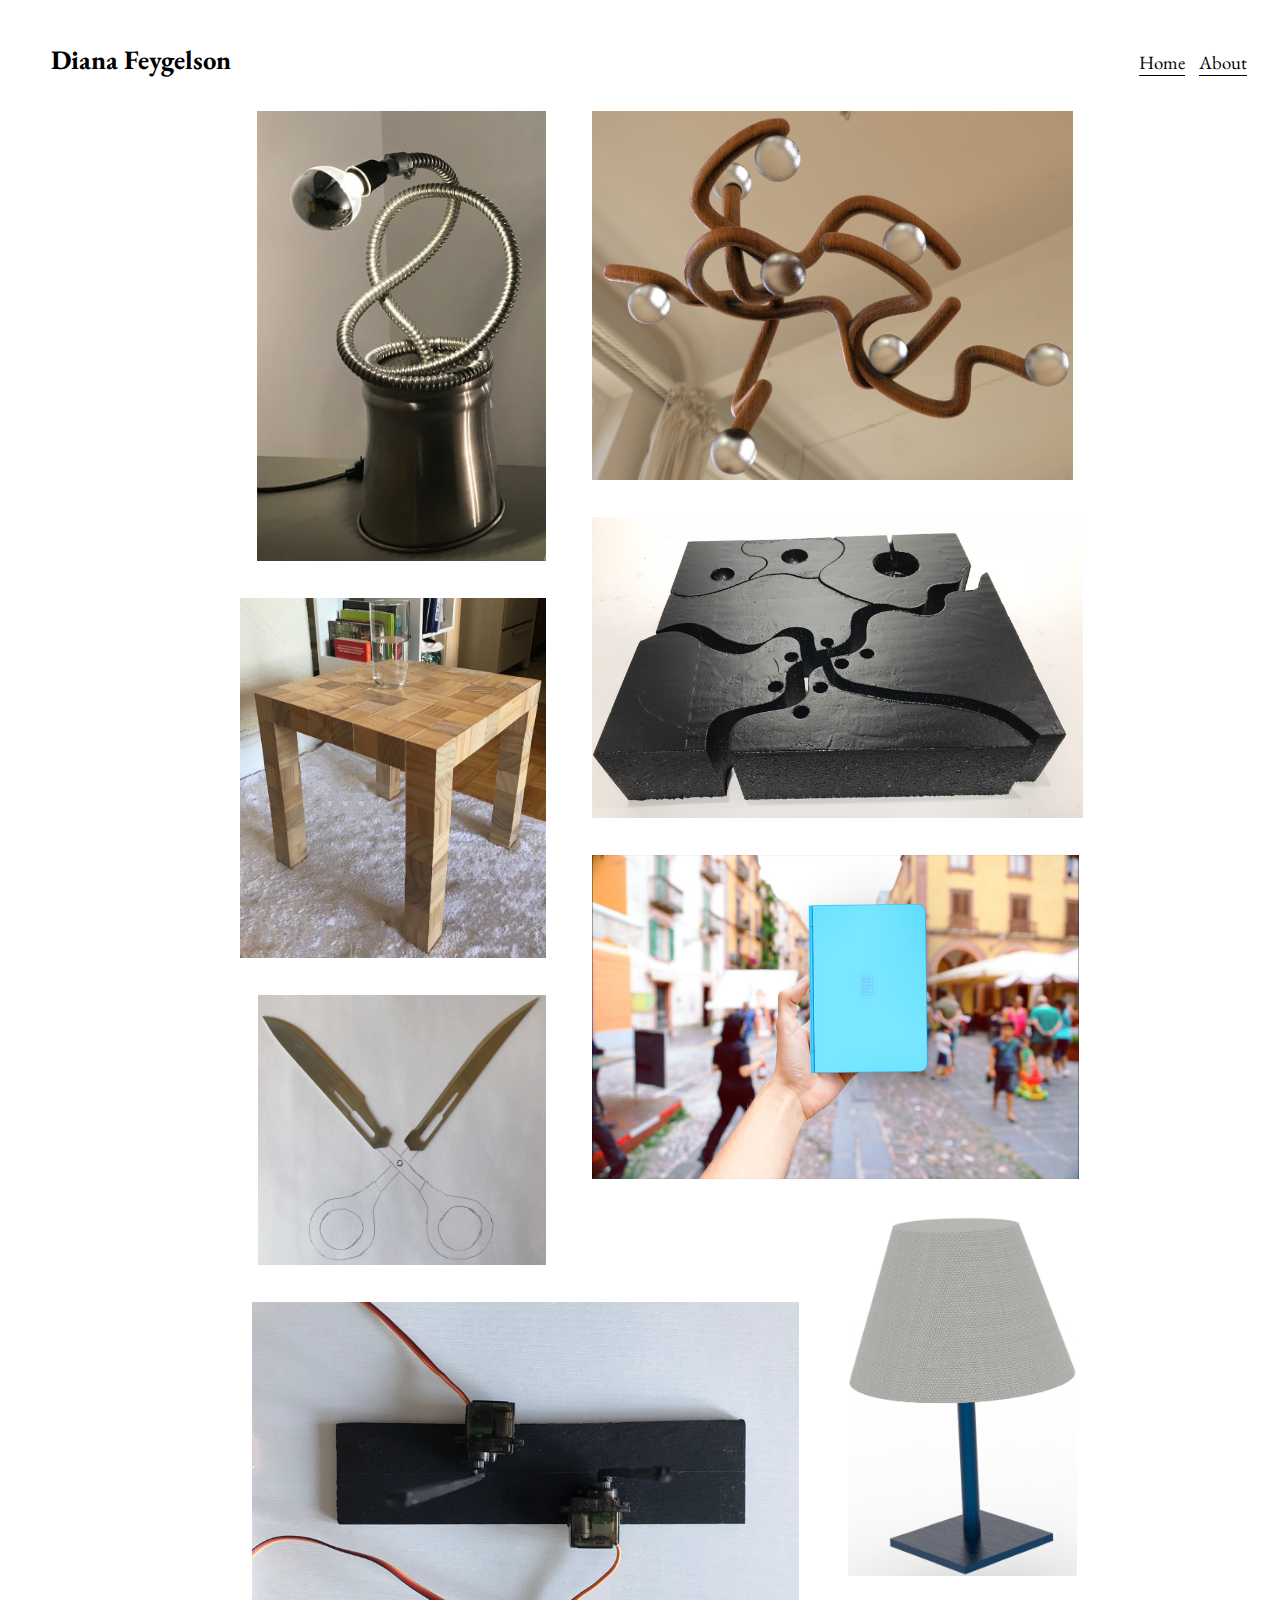
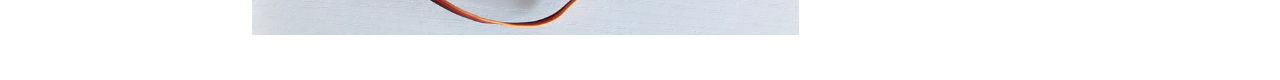
<file: index.html>
<!DOCTYPE html>
<html>
  <head>
    <meta charset="UTF-8">
    <meta name="viewport" content="width=device-width,initial-scale=1">
    <link href="https://fonts.googleapis.com/css2?family=EB+Garamond&display=swap" rel="stylesheet">
    <link rel="stylesheet" type="text/css" href="main.css">
    <link rel="stylesheet" type="text/css" href="home.css">
    <link rel="apple-touch-icon" sizes="180x180" href="/apple-touch-icon.png">
    <link rel="icon" type="image/png" sizes="32x32" href="/favicon-32x32.png">
    <link rel="icon" type="image/png" sizes="16x16" href="/favicon-16x16.png">
    <link rel="manifest" href="/site.webmanifest">
    <title>
      Diana Feygelson
    </title>
  </head>
  <body>
    <header>
      <h1><a href="/">Diana Feygelson</a></h1>
      <nav>
        <a href="/">Home</a>
        <a href="about.html">About</a>
      </nav>
    </header>
    <main class="home">
      <div class="portfolio">
        <section class="left">
          <figure class="helix">
            <a href="helix.html">
              <img alt="Helix"
                   sizes="(max-aspect-ratio: 1/1) 80vw,
                          50vw"
                   src="assets/helix.jpg"
                   srcset="assets/helix-50.jpg 659w,
                           assets/helix.jpg 1317w"
              />
            </a>
            <figcaption>Helix</figcaption>
          </figure>
          <figure class="cube-table">
            <a href="cube-table.html">
              <img alt="Cube Table"
                   sizes="(max-aspect-ratio: 1/1) 80vw,
                          50vw"
                   src="assets/cube-table.jpg"
                   srcset="assets/cube-table-10.jpg 261w,
                           assets/cube-table-20.jpg 522w,
                           assets/cube-table-30.jpg 783w,
                           assets/cube-table.jpg 2609w"
              />
            </a>
            <figcaption>Cube Table</figcaption>
          </figure>
          <figure class="tsa-illusions">
            <a href="tsa-illusions.html">
              <img alt="TSA Illusions"
                   sizes="(max-aspect-ratio: 1/1) 80vw,
                          50vw"
                   src="assets/tsa-illusions.jpg"
                   srcset="assets/tsa-illusions-10.jpg 285w,
                           assets/tsa-illusions-15.jpg 428w,
                           assets/tsa-illusions-25.jpg 714w,
                           assets/tsa-illusions-50.jpg 1427w,
                           assets/tsa-illusions.jpg 2854w"
              />
            </a>
            <figcaption>TSA Illusions</figcaption>
          </figure>
          <figure class="smartbooks">
            <a href="smartbooks.html">
              <img alt="Smartbooks"
                   sizes="(max-aspect-ratio: 1/1) 80vw,
                          50vw"
                   src="assets/smartbooks.jpg"
                   srcset="assets/smartbooks-05.jpg 202w,
                           assets/smartbooks-10.jpg 403w,
                           assets/smartbooks-20.jpg 806w,
                           assets/smartbooks-25.jpg 1008w,
                           assets/smartbooks-50.jpg 2016w,
                           assets/smartbooks.jpg 4031w"
              />
            </a>
            <figcaption>SmartBooks</figcaption>
          </figure>
        </section>
        <section class="right">
          <figure class="ivy">
            <a href="ivy.html">
              <img alt="Ivy"
                   sizes="(max-aspect-ratio: 1/1) 80vw,
                          50vw"
                   src="assets/ivy-room-zoomed.jpg"
                   srcset="assets/ivy-room-zoomed-10.jpg 209w,
                           assets/ivy-room-zoomed-25.jpg 523w,
                           assets/ivy-room-zoomed-50.jpg 1046w,
                           assets/ivy-room-zoomed.jpg 2091w"
              />
            </a>
            <figcaption>Ivy</figcaption>
          </figure>
          <figure class="flare">
            <a href="flare.html">
              <img alt="Flare"
                   sizes="(max-aspect-ratio: 1/1) 80vw,
                          50vw"
                   src="assets/flare.jpg"
                   srcset="assets/flare-10.jpg 401w,
                           assets/flare-20.jpg 803w,
                           assets/flare-25.jpg 1004w,
                           assets/flare-30.jpg 1204w,
                           assets/flare.jpg 4014w"
              />
            </a>
            <figcaption>Flare</figcaption>
          </figure>
          <figure class="nintendo-ereader">
            <a href="nintendo-ereader.html">
              <img alt="Nintendo E-Reader"
                   sizes="(max-aspect-ratio: 1/1) 80vw,
                          50vw"
                   src="assets/nintendo-ereader.jpg"
                   srcset="assets/nintendo-ereader-15.jpg 254w,
                           assets/nintendo-ereader-25.jpg 423w,
                           assets/nintendo-ereader-50.jpg 846w,
                           assets/nintendo-ereader.jpg 1691w"
              />
            </a>
            <figcaption>Nintendo E-Reader</figcaption>
          </figure>
          <figure class="ember">
            <a href="ember.html">
              <img alt="Ember"
                   sizes="(max-aspect-ratio: 1/1) 80vw,
                          50vw"
                   src="assets/ember.png"
                   srcset="assets/ember-50.png 274w,
                            assets/ember.png 548w"
              />
            </a>
            <figcaption>Ember</figcaption>
          </figure>
        </section>
      </div>
    </main>
  </body>
</html>
</file>
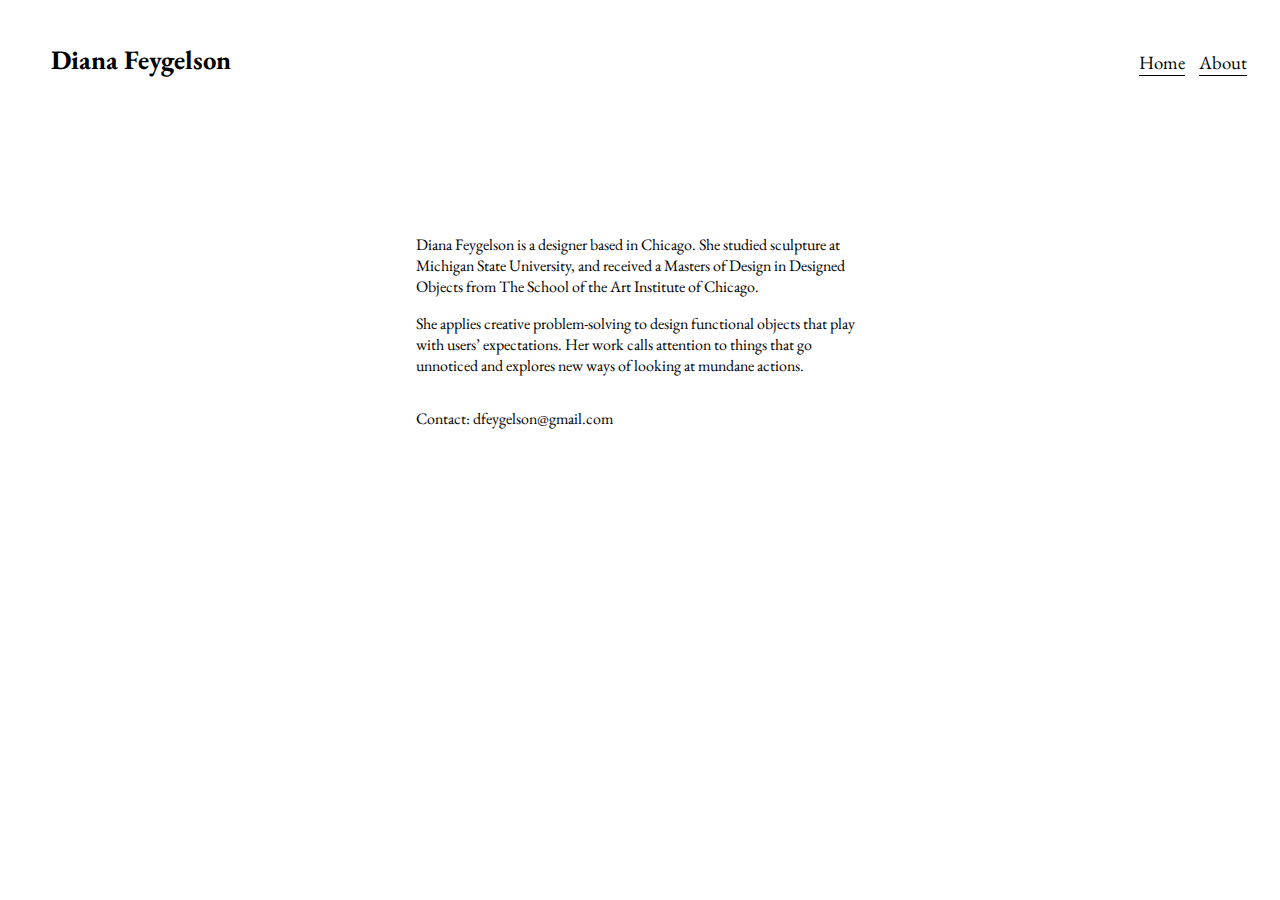
<file: about.html>
<!DOCTYPE html>
<html>
  <head>
    <meta charset="UTF-8">
    <meta name="viewport" content="width=device-width,initial-scale=1">
    <link href="https://fonts.googleapis.com/css2?family=EB+Garamond&display=swap" rel="stylesheet">
    <link rel="stylesheet" type="text/css" href="main.css">
    <link rel="stylesheet" type="text/css" href="about.css">
    <link rel="apple-touch-icon" sizes="180x180" href="/apple-touch-icon.png">
    <link rel="icon" type="image/png" sizes="32x32" href="/favicon-32x32.png">
    <link rel="icon" type="image/png" sizes="16x16" href="/favicon-16x16.png">
    <link rel="manifest" href="/site.webmanifest">
    <title>
      Diana Feygelson — About
    </title>
  </head>
  <body>
    <header>
      <h1><a href="/">Diana Feygelson</a></h1>
      <nav>
        <a href="/">Home</a>
        <a href="about.html">About</a>
      </nav>
    </header>
    <main class="about">
      <section class="about">
        <p>
        Diana Feygelson is a designer based in Chicago. She studied sculpture at Michigan State University, and received a Masters of Design in Designed Objects from The School of the Art Institute of Chicago.
        </p>
        <p>
        She applies creative problem-solving to design functional objects that play with users’ expectations. Her work calls attention to things that go unnoticed and explores new ways of looking at mundane actions.
        </p>
        <p class="contact">
        Contact: <a class="email" href="mailto:dfeygelson@gmail.com">dfeygelson@gmail.com</a>
        </p>
      </section>
    </main>
  </body>
</html>
</file>
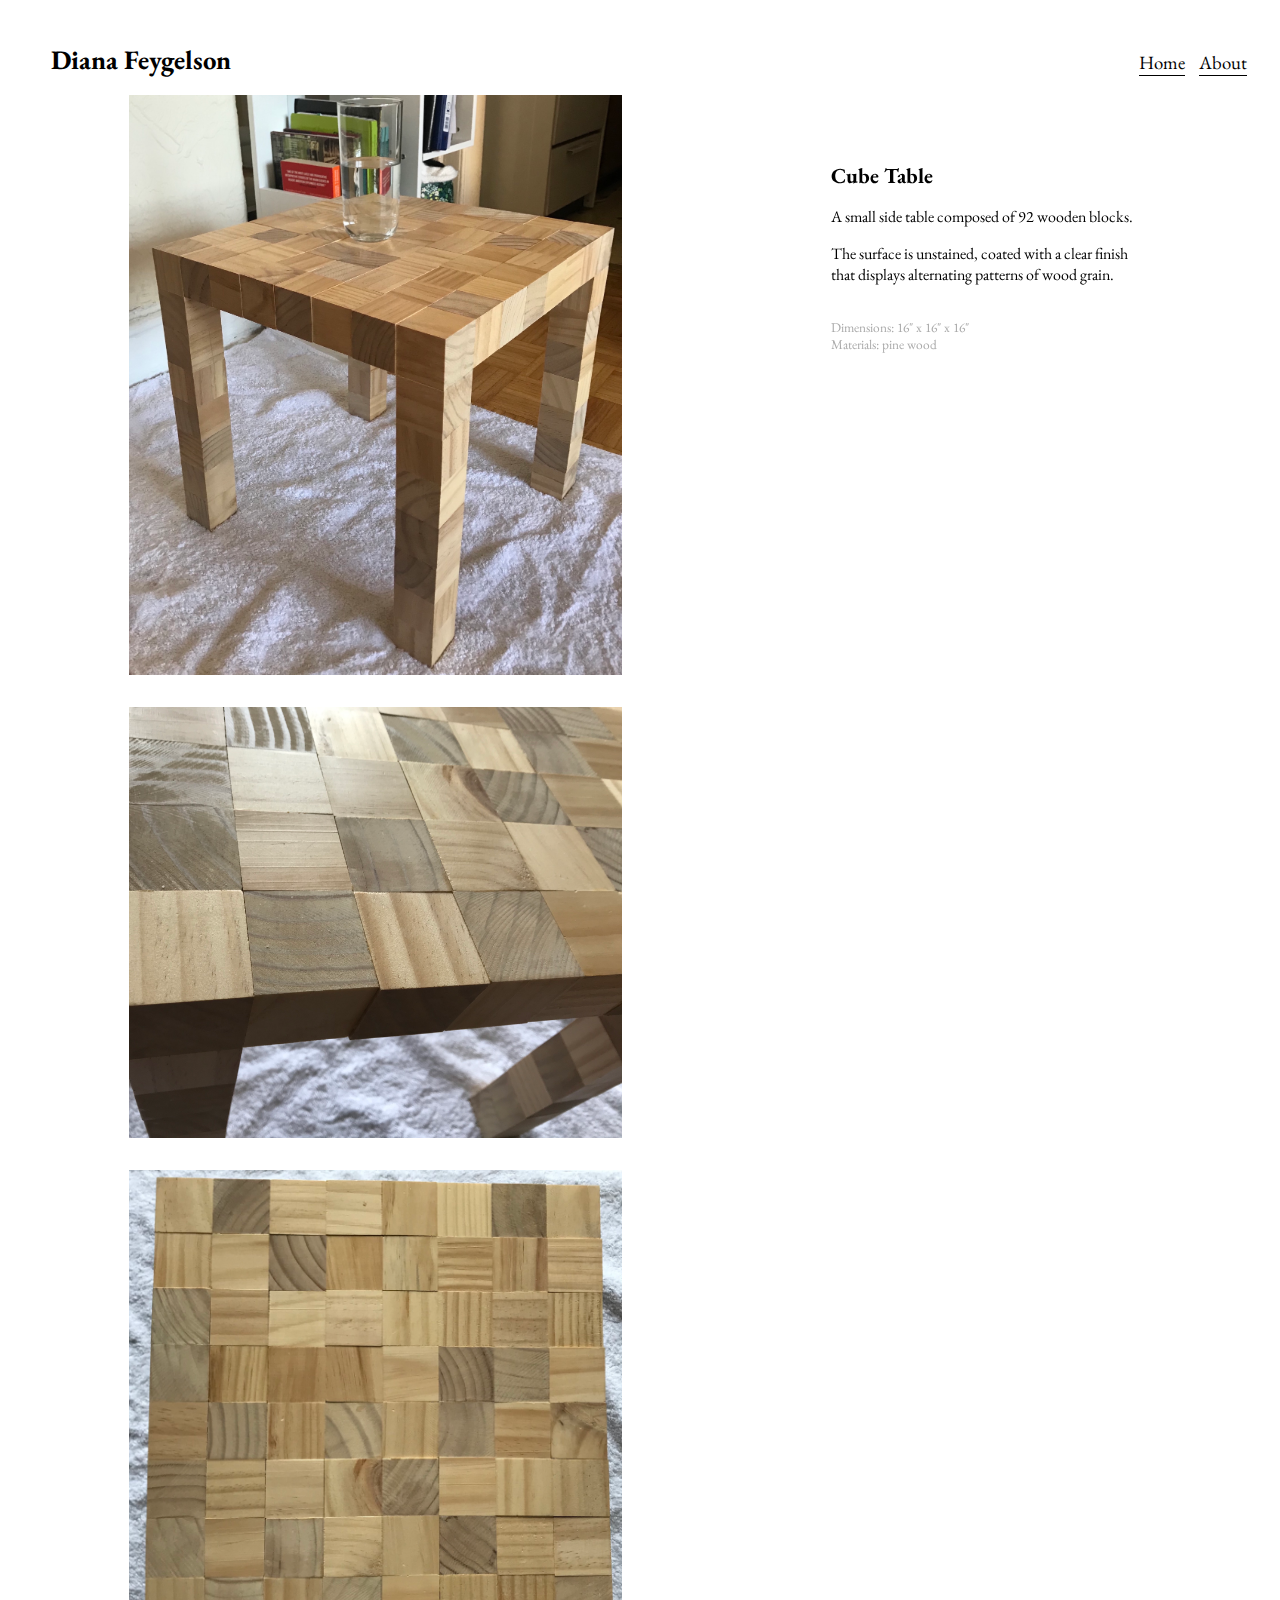
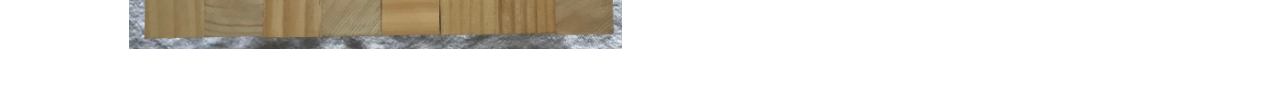
<file: cube-table.html>
<!DOCTYPE html>
<html>
  <head>
    <meta charset="UTF-8">
    <meta name="viewport" content="width=device-width,initial-scale=1">
    <link href="https://fonts.googleapis.com/css2?family=EB+Garamond&display=swap" rel="stylesheet">
    <link rel="stylesheet" type="text/css" href="main.css">
    <link rel="stylesheet" type="text/css" href="details.css">
    <link rel="stylesheet" type="text/css" href="cube-table.css">
    <link rel="apple-touch-icon" sizes="180x180" href="/apple-touch-icon.png">
    <link rel="icon" type="image/png" sizes="32x32" href="/favicon-32x32.png">
    <link rel="icon" type="image/png" sizes="16x16" href="/favicon-16x16.png">
    <link rel="manifest" href="/site.webmanifest">
    <title>
      Diana Feygelson — Cube Table
    </title>
  </head>
  <body>
    <header>
      <h1><a href="/">Diana Feygelson</a></h1>
      <nav>
        <a href="/">Home</a>
        <a href="about.html">About</a>
      </nav>
    </header>
    <main class="cube-table details">
      <section class="images">
        <img src="assets/cube-table.jpg" alt="Cube Table"/>
        <img src="assets/cube-table-detail-1.jpg" alt="Cube Table"/>
        <img src="assets/cube-table-detail-2.jpg" alt="Cube Table"/>
      </section>
      <section class="description">
        <div>
          <h2>Cube Table</h2>
          <p>
          A small side table composed of 92 wooden blocks.
          </p>
          <p>
          The surface is unstained, coated with a clear finish that displays alternating patterns of wood grain.
          </p>
          <section class="specification">
          <p>
          Dimensions: 16" x 16" x 16"
          </p>
          <p>
          Materials: pine wood
          </p>
          </section>
        </div>
      </section>
    </main>
  </body>
</html>
</file>
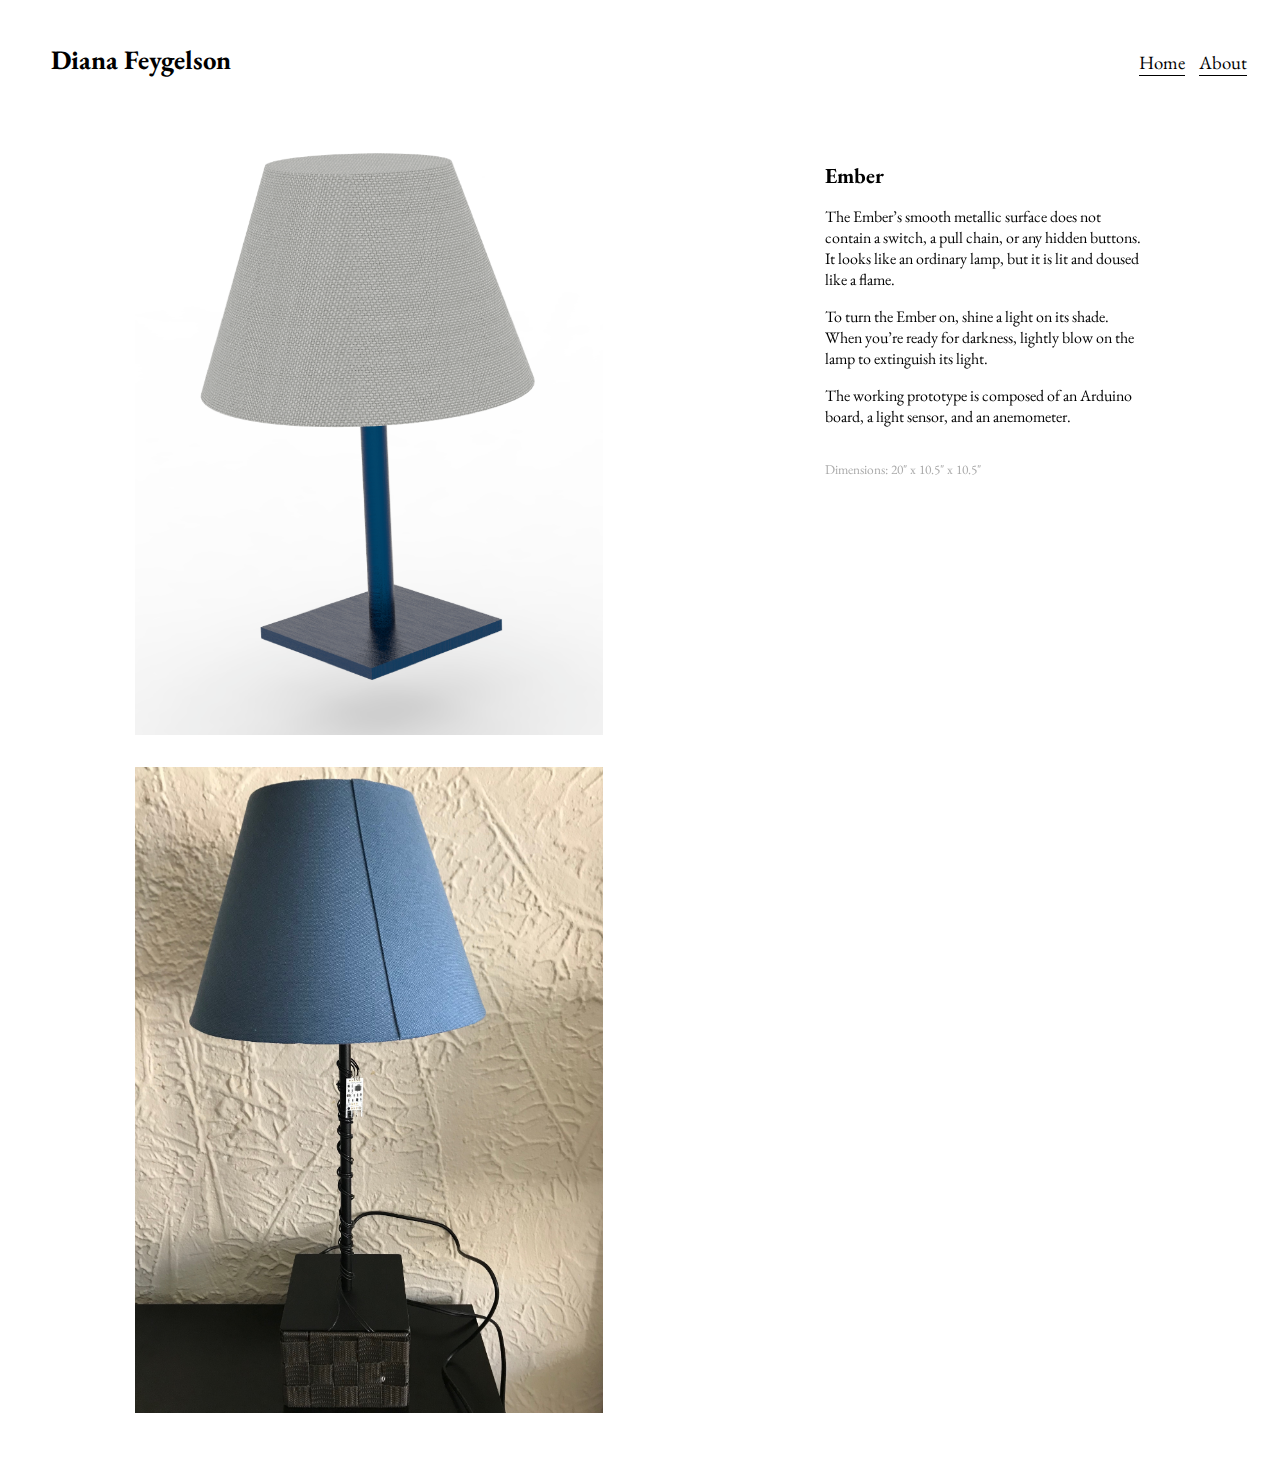
<file: ember.html>
<!DOCTYPE html>
<html>
  <head>
    <meta charset="UTF-8">
    <meta name="viewport" content="width=device-width,initial-scale=1">
    <link href="https://fonts.googleapis.com/css2?family=EB+Garamond&display=swap" rel="stylesheet">
    <link rel="stylesheet" type="text/css" href="main.css">
    <link rel="stylesheet" type="text/css" href="details.css">
    <link rel="stylesheet" type="text/css" href="ember.css">
    <link rel="apple-touch-icon" sizes="180x180" href="/apple-touch-icon.png">
    <link rel="icon" type="image/png" sizes="32x32" href="/favicon-32x32.png">
    <link rel="icon" type="image/png" sizes="16x16" href="/favicon-16x16.png">
    <link rel="manifest" href="/site.webmanifest">
    <title>
      Diana Feygelson — Ember
    </title>
  </head>
  <body>
    <header>
      <h1><a href="/">Diana Feygelson</a></h1>
      <nav>
        <a href="/">Home</a>
        <a href="about.html">About</a>
      </nav>
    </header>
    <main class="ember details">
      <section class="images">
        <img src="assets/ember.jpg" alt="Ember"/>
        <img src="assets/ember-photo.jpg" alt="Ember"/>
      </section>
      <section class="description">
        <div>
          <h2>Ember</h2>
          <p>
          The Ember’s smooth metallic surface does not contain a switch, a pull chain, or any hidden buttons. It looks like an ordinary lamp, but it is lit and doused like a flame.
          </p>
          <p>
          To turn the Ember on, shine a light on its shade. When you’re ready for darkness, lightly blow on the lamp to extinguish its light.
          </p>
          <p>
          The working prototype is composed of an Arduino board, a light sensor, and an anemometer.
          </p>
          <p class="specification">
          Dimensions: 20" x 10.5" x 10.5"
          </p>
        </div>
      </section>
    </main>
  </body>
</html>
</file>
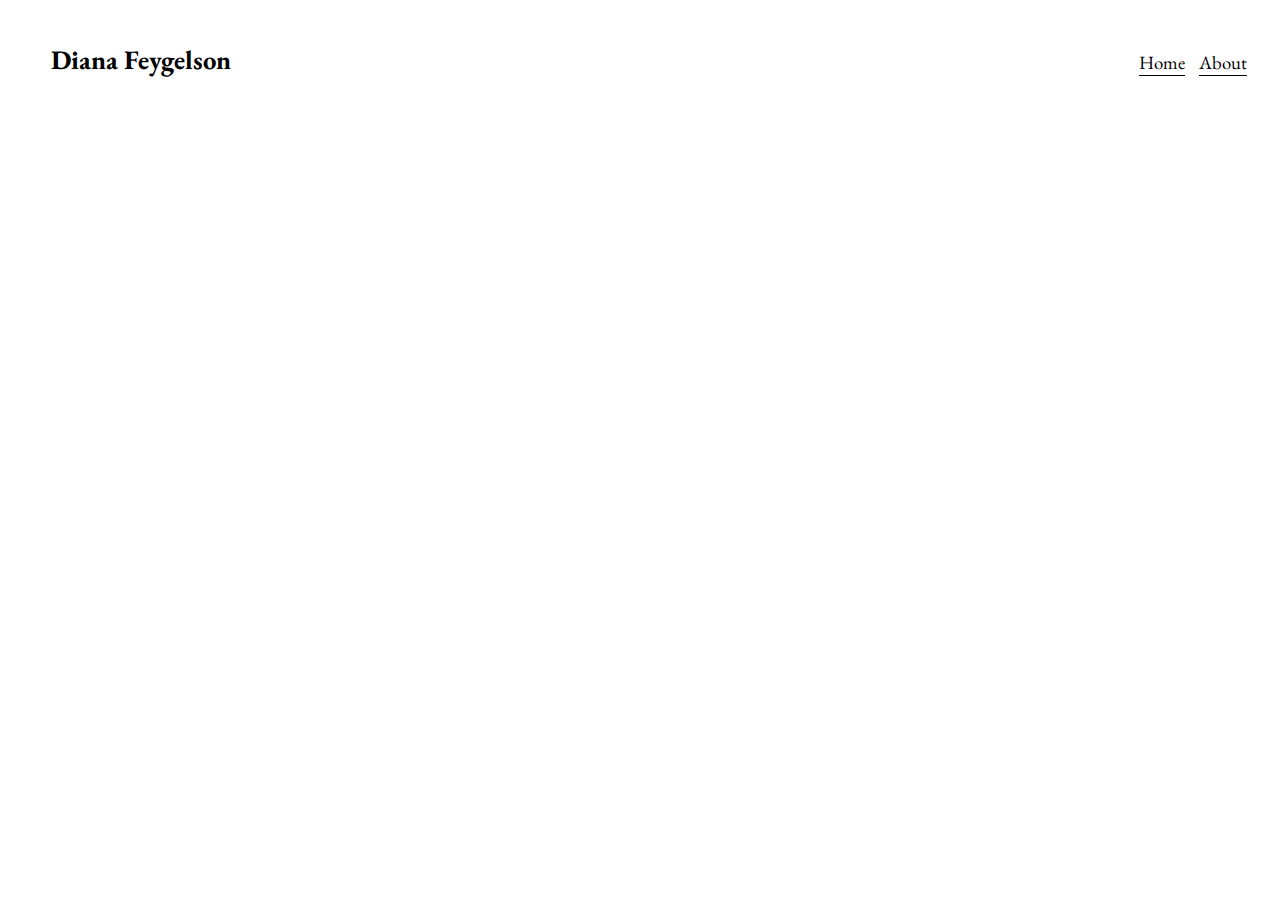
<file: flare.html>
<!DOCTYPE html>
<html>
  <head>
    <meta charset="UTF-8">
    <meta name="viewport" content="width=device-width,initial-scale=1">
    <link href="https://fonts.googleapis.com/css2?family=EB+Garamond&display=swap" rel="stylesheet">
    <link rel="stylesheet" type="text/css" href="main.css">
    <link rel="apple-touch-icon" sizes="180x180" href="/apple-touch-icon.png">
    <link rel="icon" type="image/png" sizes="32x32" href="/favicon-32x32.png">
    <link rel="icon" type="image/png" sizes="16x16" href="/favicon-16x16.png">
    <link rel="manifest" href="/site.webmanifest">
    <title>
      Diana Feygelson — Flare
    </title>
  </head>
  <body>
    <header>
      <h1><a href="/">Diana Feygelson</a></h1>
      <nav>
        <a href="/">Home</a>
        <a href="about.html">About</a>
      </nav>
    </header>
    <main style="display:flex; justify-content: center">
      <div style="height: 80vh; width: 120vh; max-width: 800px;">
        <iframe src="https://docs.google.com/presentation/d/e/2PACX-1vREPZZvLyBJqreket-z1byQRSIu8Yunzzq0zBqSVmG2hfIfdnhhpCSzk4nOzHsO7yThRYW_LV771x2z/embed?start=false&loop=false&delayms=30000" frameborder="0" width="100%" height="100%" allowfullscreen="true" mozallowfullscreen="true" webkitallowfullscreen="true"></iframe>    </main>
  </body>
</html>
</file>
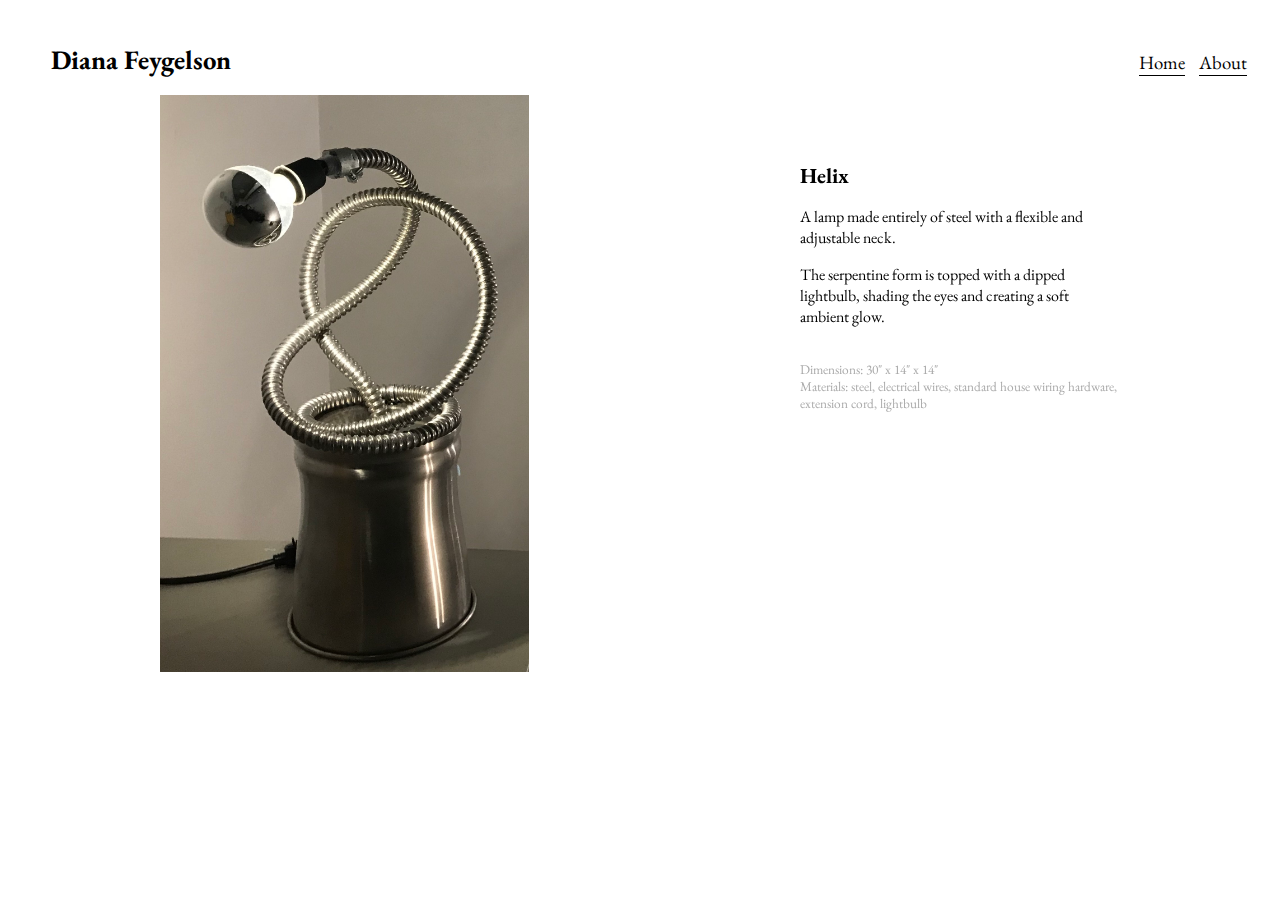
<file: helix.html>
<!DOCTYPE html>
<html>
  <head>
    <meta charset="UTF-8">
    <meta name="viewport" content="width=device-width,initial-scale=1">
    <link href="https://fonts.googleapis.com/css2?family=EB+Garamond&display=swap" rel="stylesheet">
    <link rel="stylesheet" type="text/css" href="main.css">
    <link rel="stylesheet" type="text/css" href="details.css">
    <link rel="stylesheet" type="text/css" href="helix.css">
    <link rel="apple-touch-icon" sizes="180x180" href="/apple-touch-icon.png">
    <link rel="icon" type="image/png" sizes="32x32" href="/favicon-32x32.png">
    <link rel="icon" type="image/png" sizes="16x16" href="/favicon-16x16.png">
    <link rel="manifest" href="/site.webmanifest">
    <title>
      Diana Feygelson — Helix
    </title>
  </head>
  <body>
    <header>
      <h1><a href="/">Diana Feygelson</a></h1>
      <nav>
        <a href="/">Home</a>
        <a href="about.html">About</a>
      </nav>
    </header>
    <main class="helix details">
      <section class="images">
        <img src="assets/helix.jpg" alt="Helix"/>
      </section>
      <section class="description">
        <div>
          <h2>Helix</h2>
          <p>
          A lamp made entirely of steel with a flexible and adjustable neck.
          </p>
          <p>
          The serpentine form is topped with a dipped lightbulb, shading the eyes and creating a soft ambient glow.
          </p>
          <section class="specification">
          <p>
          Dimensions: 30" x 14" x 14"
          </p>
          <p>
          Materials: steel, electrical wires, standard house wiring hardware, extension cord,  lightbulb
          </p>
          </section>
        </div>
      </section>
    </main>
  </body>
</html>
</file>
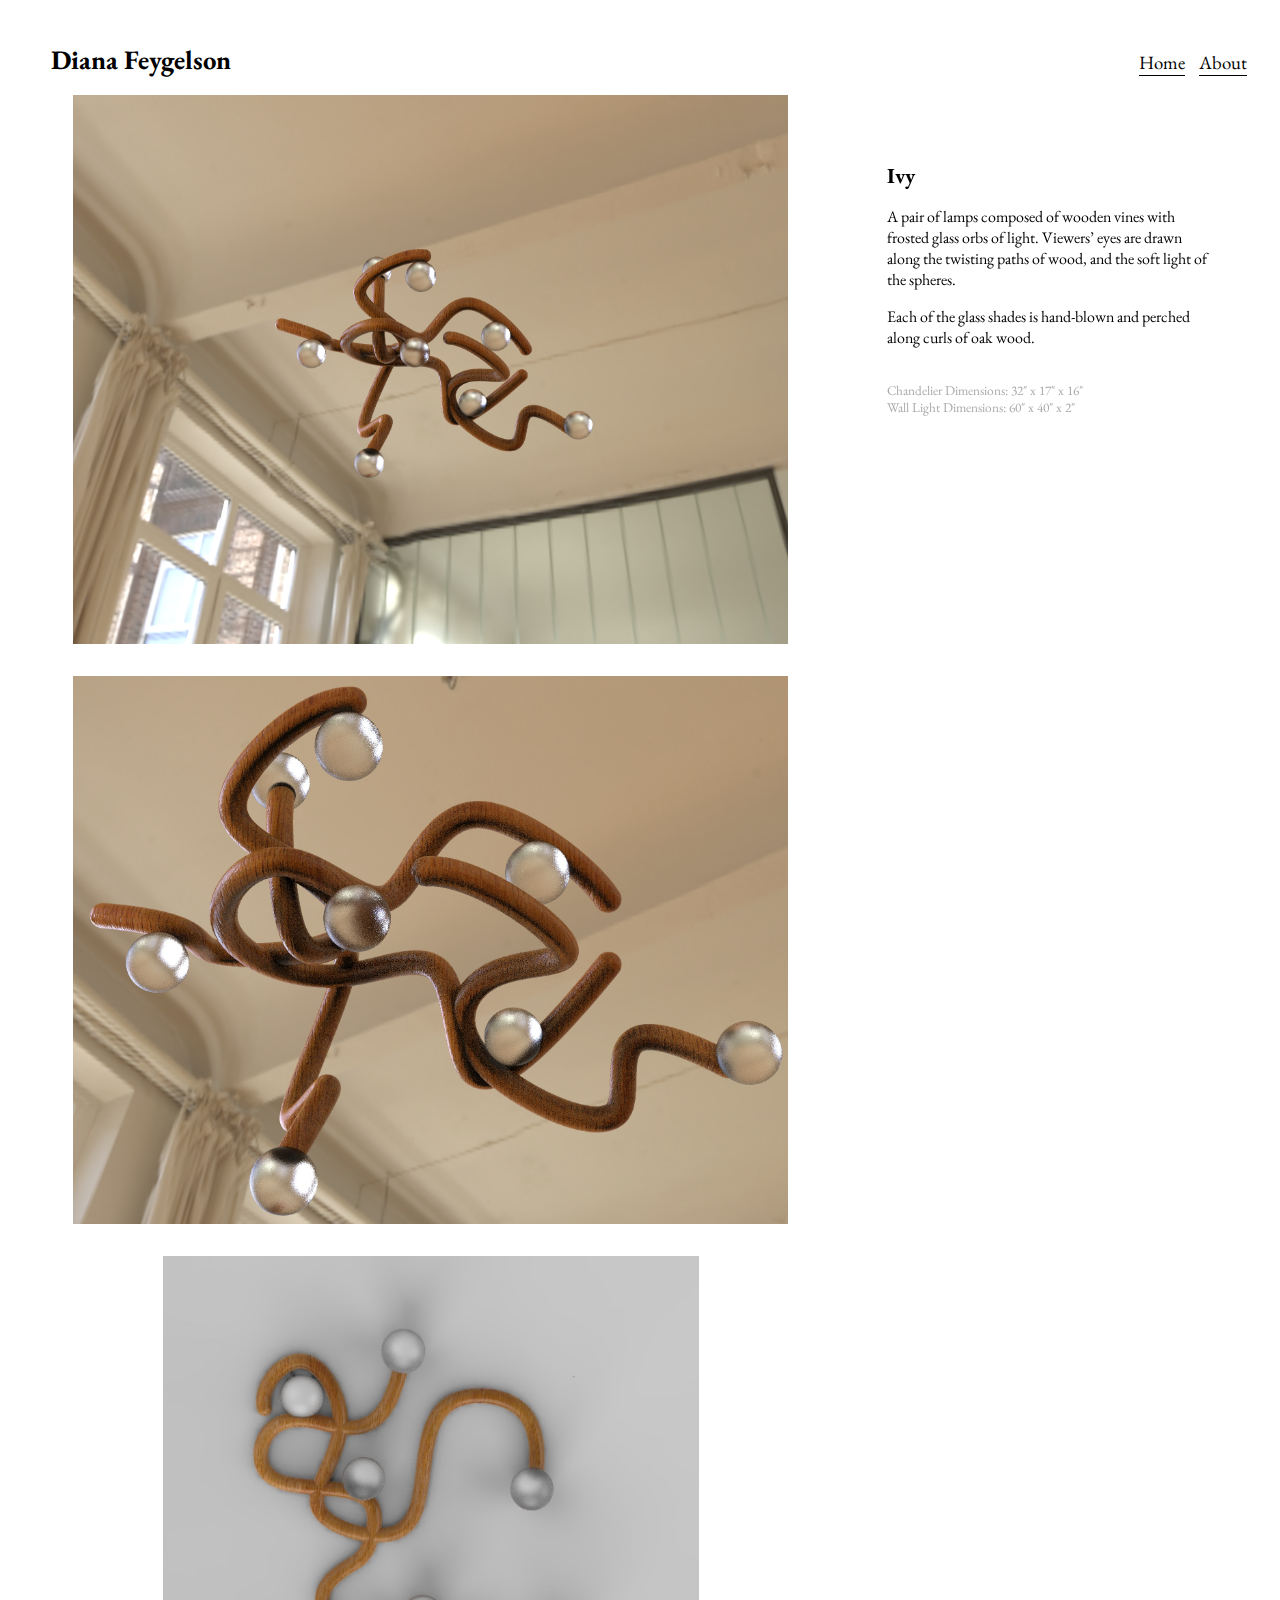
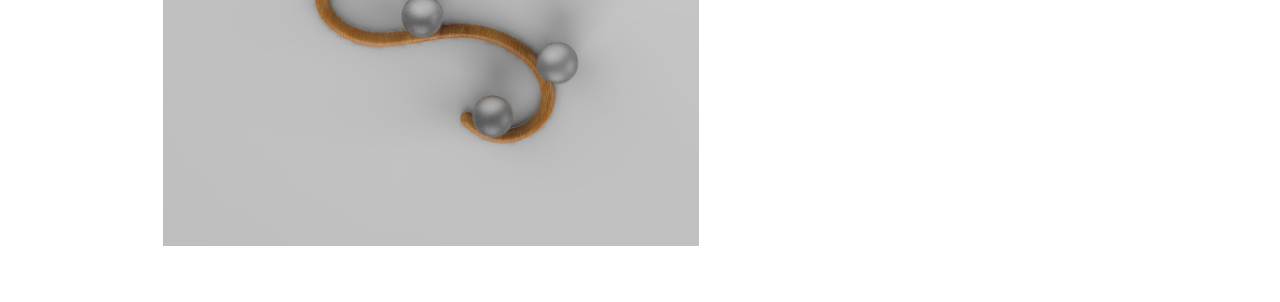
<file: ivy.html>
<!DOCTYPE html>
<html>
  <head>
    <meta charset="UTF-8">
    <meta name="viewport" content="width=device-width,initial-scale=1">
    <link href="https://fonts.googleapis.com/css2?family=EB+Garamond&display=swap" rel="stylesheet">
    <link rel="stylesheet" type="text/css" href="main.css">
    <link rel="stylesheet" type="text/css" href="details.css">
    <link rel="stylesheet" type="text/css" href="ivy.css">
    <link rel="apple-touch-icon" sizes="180x180" href="/apple-touch-icon.png">
    <link rel="icon" type="image/png" sizes="32x32" href="/favicon-32x32.png">
    <link rel="icon" type="image/png" sizes="16x16" href="/favicon-16x16.png">
    <link rel="manifest" href="/site.webmanifest">
    <title>
      Diana Feygelson — Ivy
    </title>
  </head>
  <body>
    <header>
      <h1><a href="/">Diana Feygelson</a></h1>
      <nav>
        <a href="/">Home</a>
        <a href="about.html">About</a>
      </nav>
    </header>
    <main class="ivy details">
      <section class="images">
        <img src="assets/ivy-room.jpg" alt="Chandlier" />
        <img src="assets/ivy-room-zoomed.jpg" alt="Chandlier (up close)"/>
        <img class="ivy-wall" src="assets/ivy-wall.jpg" alt="Wall Light"/>
      </section>
      <section class="description">
        <div>
          <h2>
            Ivy
          </h2>
          <p>
          A pair of lamps composed of wooden vines with frosted glass orbs of light. Viewers’ eyes are drawn along the twisting paths of wood, and the soft light of the spheres.
          </p>
          <p>
          Each of the glass shades is hand-blown and perched along curls of oak wood.
          </p>
          <section class="specification">
            <p>
            Chandelier Dimensions: 32" x 17" x 16"
            </p>
            <p>
            Wall Light Dimensions: 60" x 40" x 2"
            </p>
          </section>
        </div>
      </section>
    </main>
  </body>
</html>
</file>
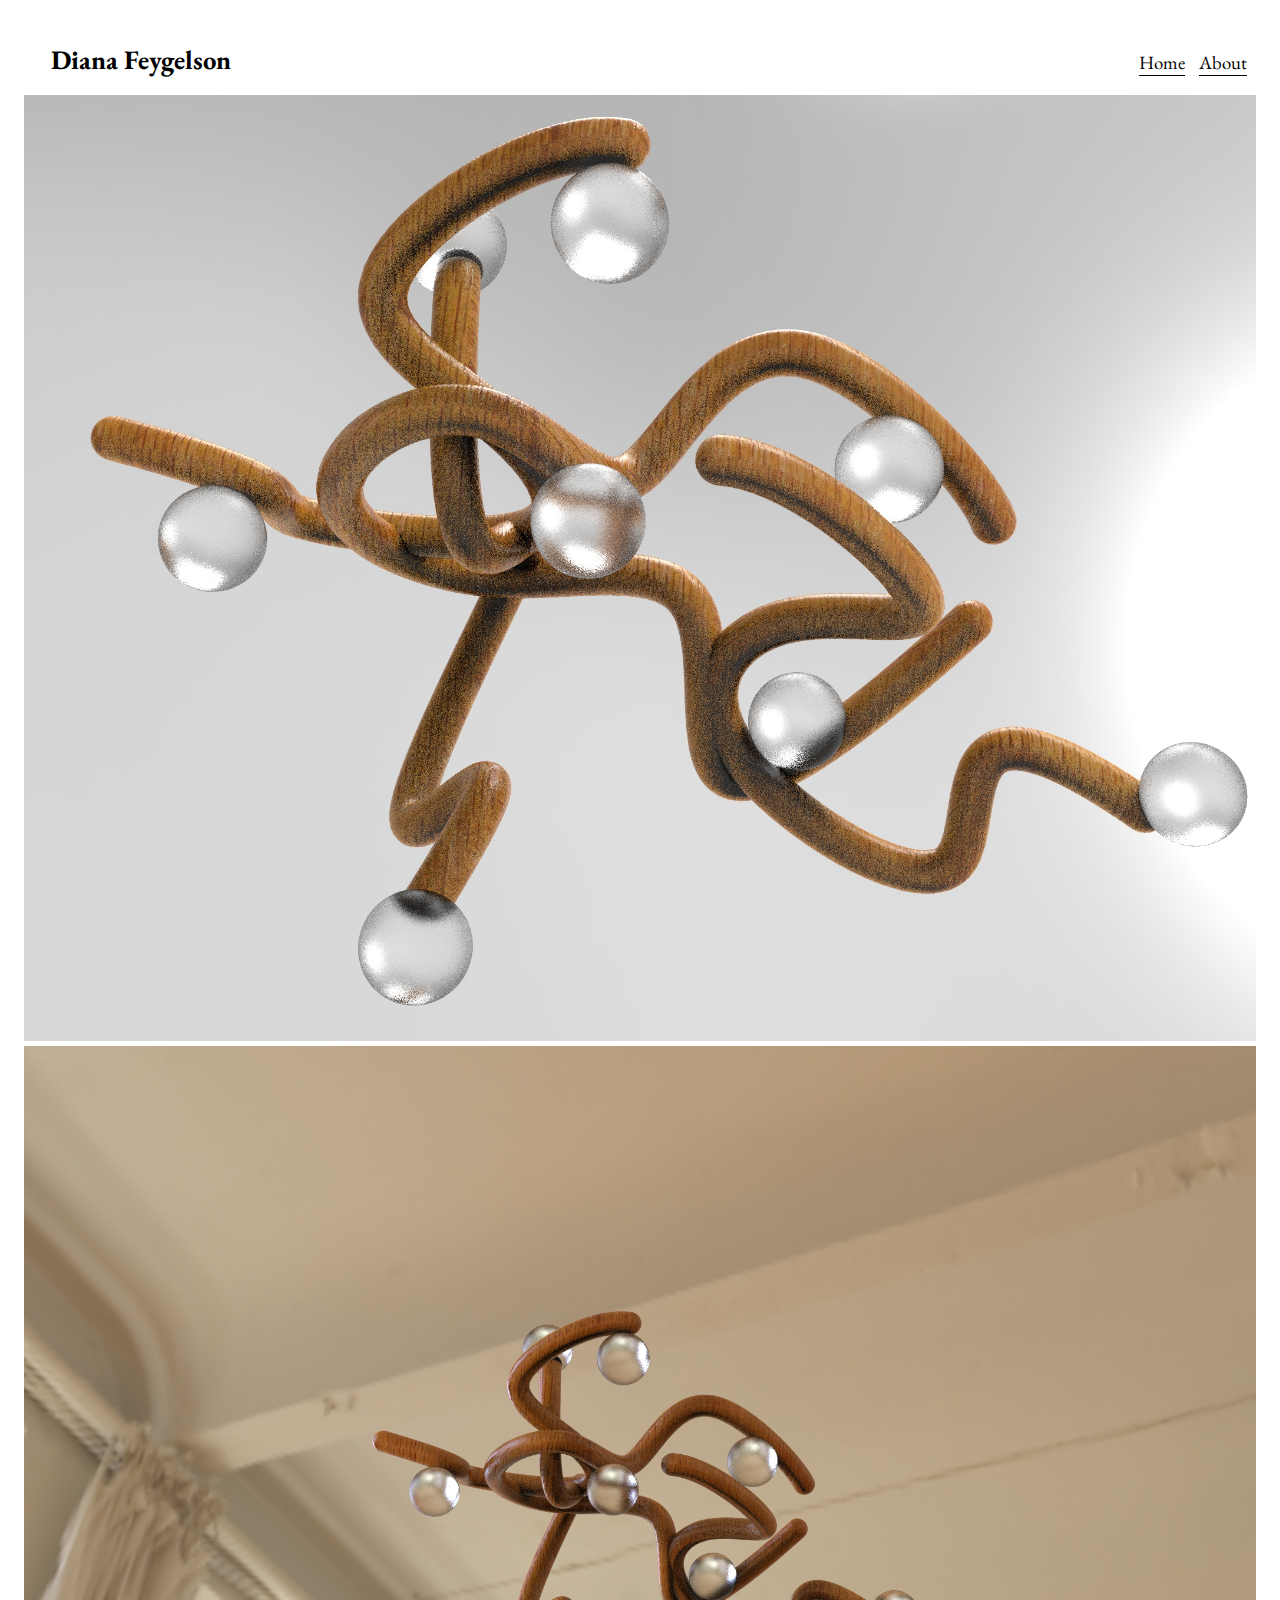
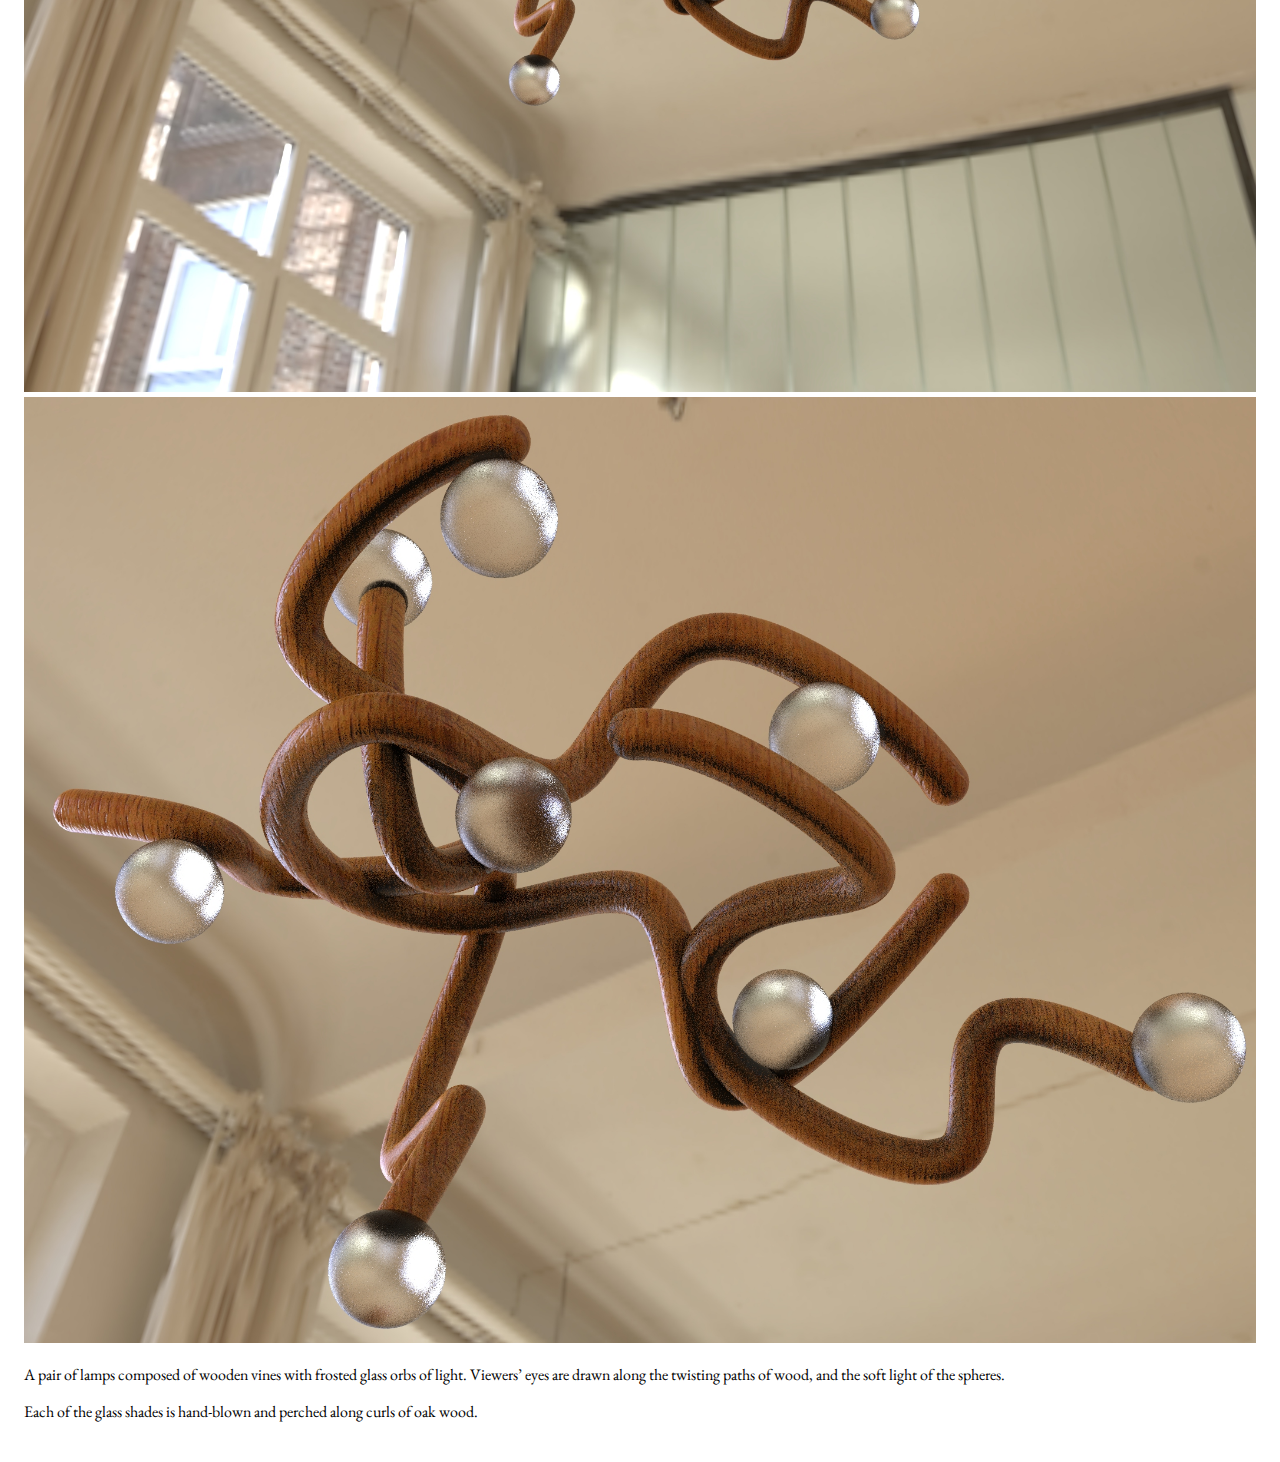
<file: lamp2.html>
<!DOCTYPE html>
<html>
  <head>
    <meta charset="UTF-8">
    <link href="https://fonts.googleapis.com/css2?family=EB+Garamond&display=swap" rel="stylesheet">
    <link rel="stylesheet" type="text/css" href="main.css">
    <link rel="apple-touch-icon" sizes="180x180" href="/apple-touch-icon.png">
    <link rel="icon" type="image/png" sizes="32x32" href="/favicon-32x32.png">
    <link rel="icon" type="image/png" sizes="16x16" href="/favicon-16x16.png">
    <link rel="manifest" href="/site.webmanifest">
    <title>
      Diana Feygelson — Lamp 2
    </title>
  </head>
  <body>
    <header>
      <h1><a href="/">Diana Feygelson</a></h1>
      <nav>
        <a href="/">Home</a>
        <a href="about.html">About</a>
      </nav>
    </header>
    <main class="lamp-2">
      <section class="images">
        <img src="assets/lamp-2.jpg" alt="Lamp 2"/>
        <img src="assets/lamp-2-room.jpg" alt="In a room"/>
        <img src="assets/lamp-2-room-zoomed.jpg" alt="Zoomed in"/>
      </section>
      <section class="description">
        <div>
          <p>
          A pair of lamps composed of wooden vines with frosted glass orbs of light. Viewers’ eyes are drawn along the twisting paths of wood, and the soft light of the spheres.
          </p>
          <p>
          Each of the glass shades is hand-blown and perched along curls of oak wood.
          </p>
        </div>
      </section>
    </main>
  </body>
</html>
</file>
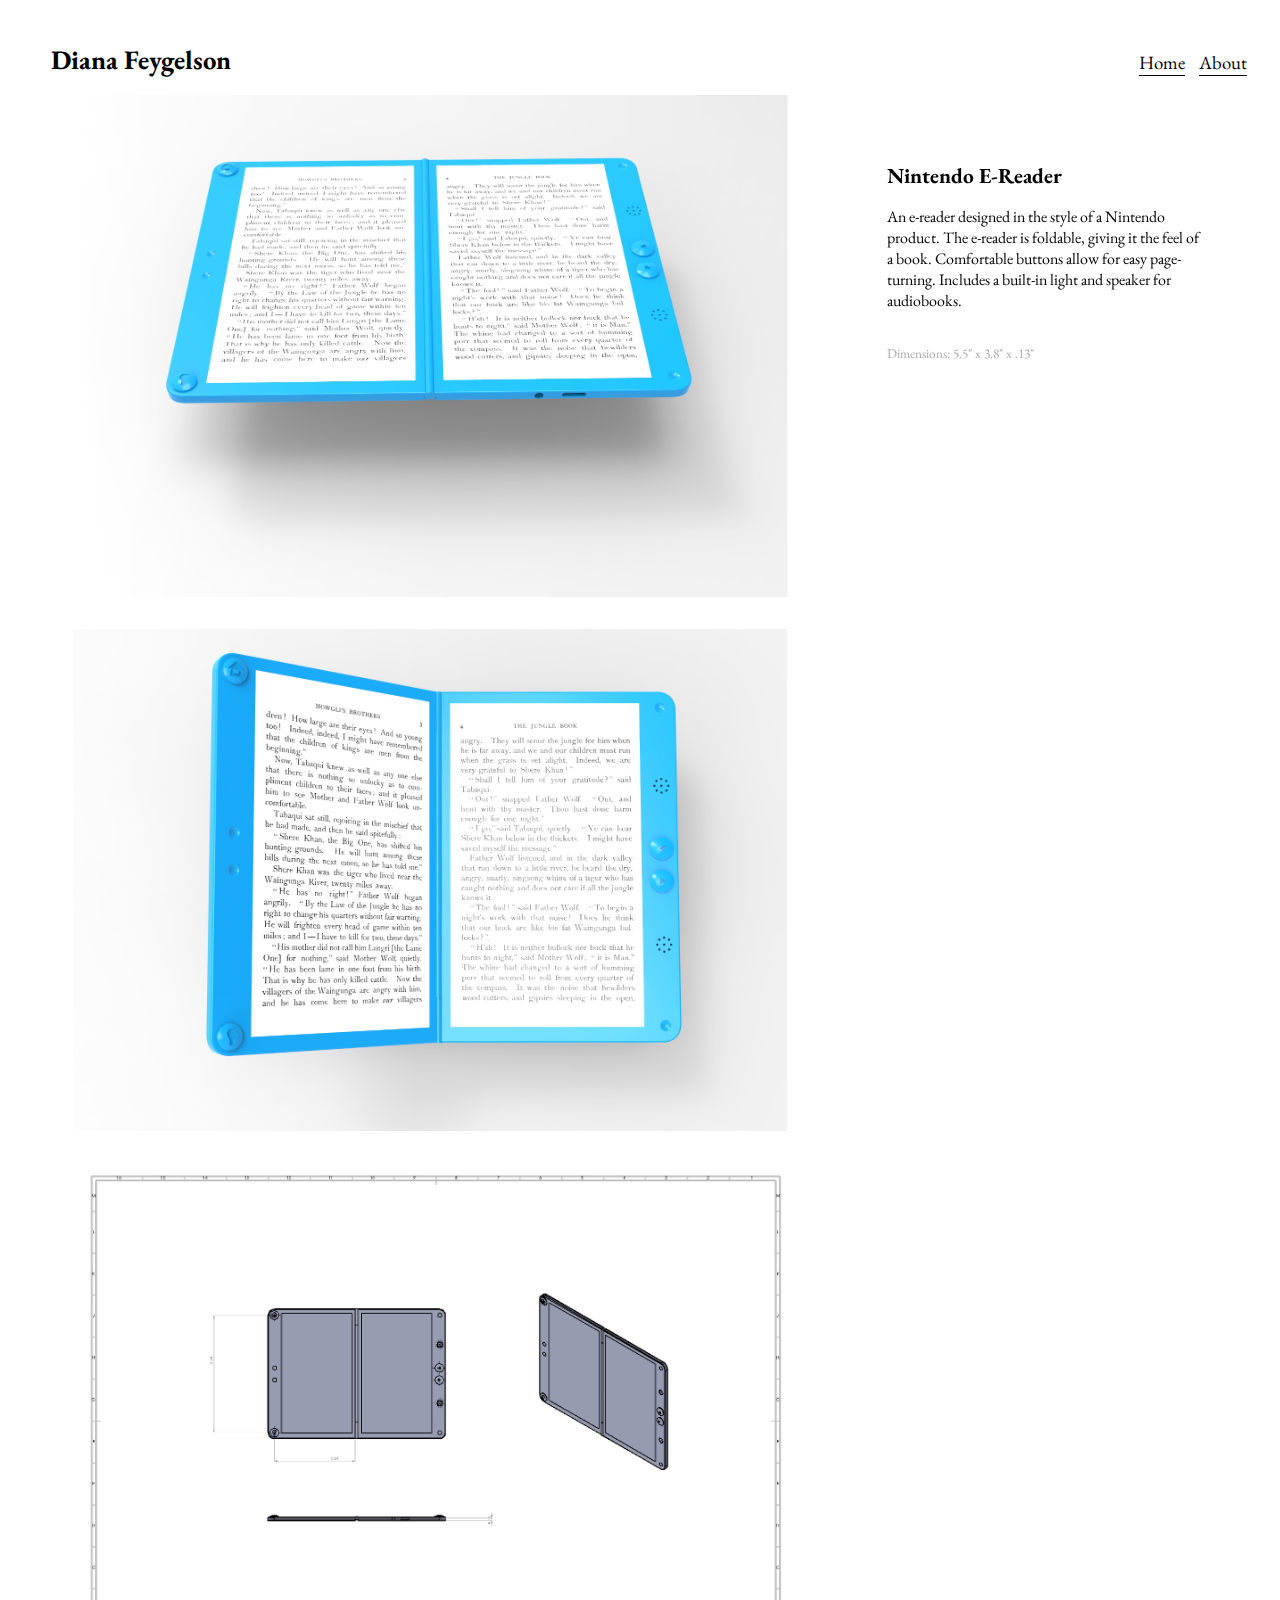
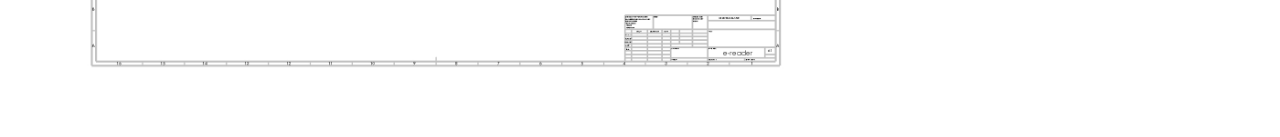
<file: nintendo-ereader.html>
<!DOCTYPE html>
<html>
  <head>
    <meta charset="UTF-8">
    <meta name="viewport" content="width=device-width,initial-scale=1">
    <link href="https://fonts.googleapis.com/css2?family=EB+Garamond&display=swap" rel="stylesheet">
    <link rel="stylesheet" type="text/css" href="main.css">
    <link rel="stylesheet" type="text/css" href="details.css">
    <link rel="stylesheet" type="text/css" href="nintendo-ereader.css">
    <link rel="apple-touch-icon" sizes="180x180" href="/apple-touch-icon.png">
    <link rel="icon" type="image/png" sizes="32x32" href="/favicon-32x32.png">
    <link rel="icon" type="image/png" sizes="16x16" href="/favicon-16x16.png">
    <link rel="manifest" href="/site.webmanifest">
    <title>
      Diana Feygelson — Nintendo E-Reader
    </title>
  </head>
  <body>
    <header>
      <h1><a href="/">Diana Feygelson</a></h1>
      <nav>
        <a href="/">Home</a>
        <a href="about.html">About</a>
      </nav>
    </header>
    <main class="nintendo-ereader details">
      <section class="images">
        <img src="assets/nintendo-ereader-1.png" alt="Nintendo E-Reader"/>
        <img src="assets/nintendo-ereader-2.png" alt="Nintendo E-Reader"/>
        <img src="assets/nintendo-ereader-schematic.png" alt="Nintendo E-Reader"/>
      </section>
      <section class="description">
        <div>
          <h2>Nintendo E-Reader</h2>
          <p>
          An e-reader designed in the style of a Nintendo product.
          The e-reader is foldable, giving it the feel of a book.
          Comfortable buttons allow for easy page-turning.
          Includes a built-in light and speaker for audiobooks.
          </p>
          <section class="specification">
          <p>
          Dimensions: 5.5" x 3.8" x .13"
          </p>
          </section>
        </div>
      </section>
    </main>
  </body>
</html>
</file>
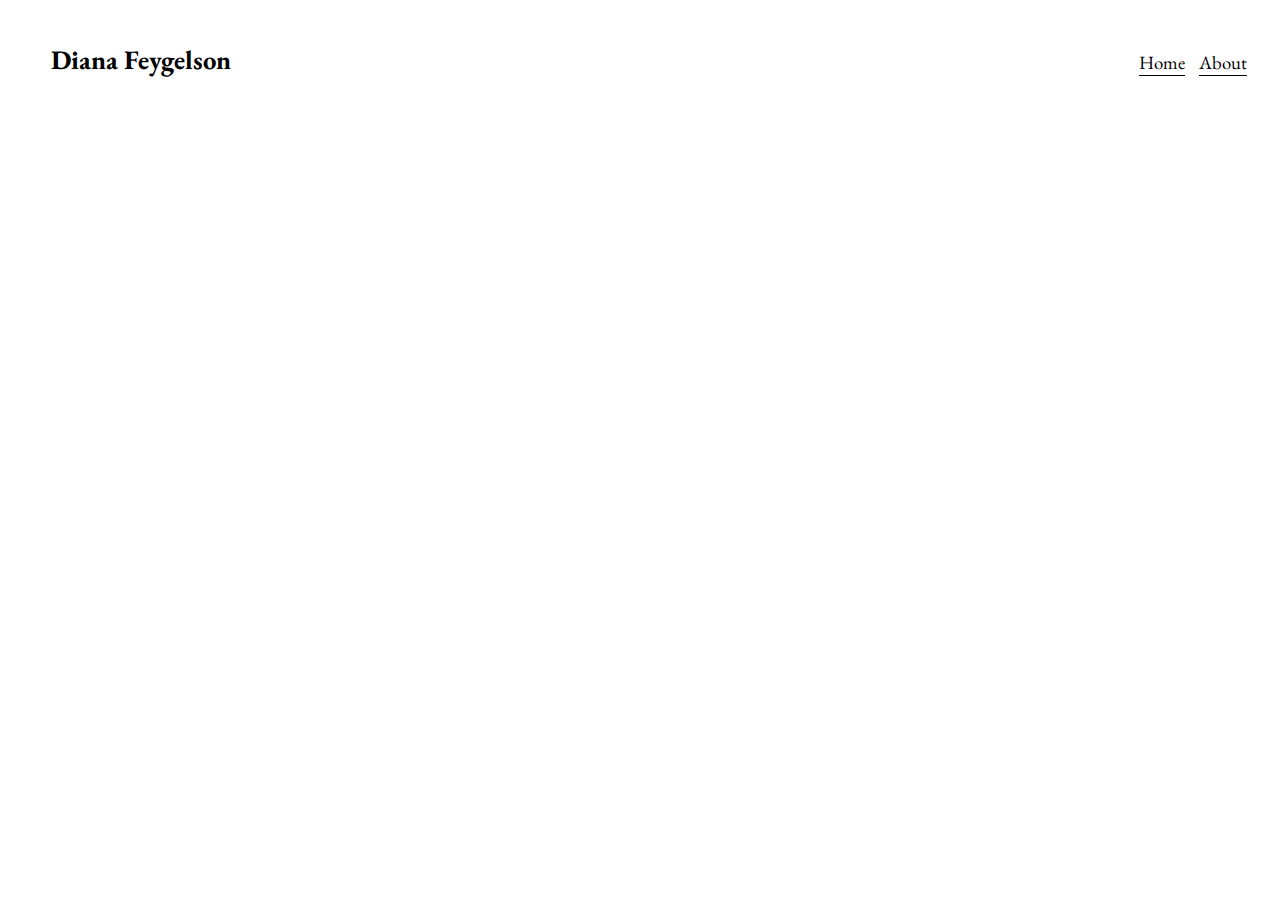
<file: thesis.html>
<!DOCTYPE html>
<html>
  <head>
    <meta charset="UTF-8">
    <meta name="viewport" content="width=device-width,initial-scale=1">
    <link href="https://fonts.googleapis.com/css2?family=EB+Garamond&display=swap" rel="stylesheet">
    <link rel="stylesheet" type="text/css" href="main.css">
    <link rel="apple-touch-icon" sizes="180x180" href="/apple-touch-icon.png">
    <link rel="icon" type="image/png" sizes="32x32" href="/favicon-32x32.png">
    <link rel="icon" type="image/png" sizes="16x16" href="/favicon-16x16.png">
    <link rel="manifest" href="/site.webmanifest">
    <title>
      Diana Feygelson — Thesis
    </title>
  </head>
  <body>
    <header>
      <h1><a href="/">Diana Feygelson</a></h1>
      <nav>
        <a href="/">Home</a>
        <a href="about.html">About</a>
      </nav>
    </header>
    <main style="display: flex; justify-content: center">
    <div style="height: 80vh; width: 120vh;">
      <iframe src="https://cdn.flipsnack.com/widget/v2/widget.html?hash=fc3fwm3pr" width="100%" height="100%" seamless="seamless" scrolling="no" frameBorder="0" allowFullScreen></iframe>
    </div>
    </main>
  </body>
</html>
</file>
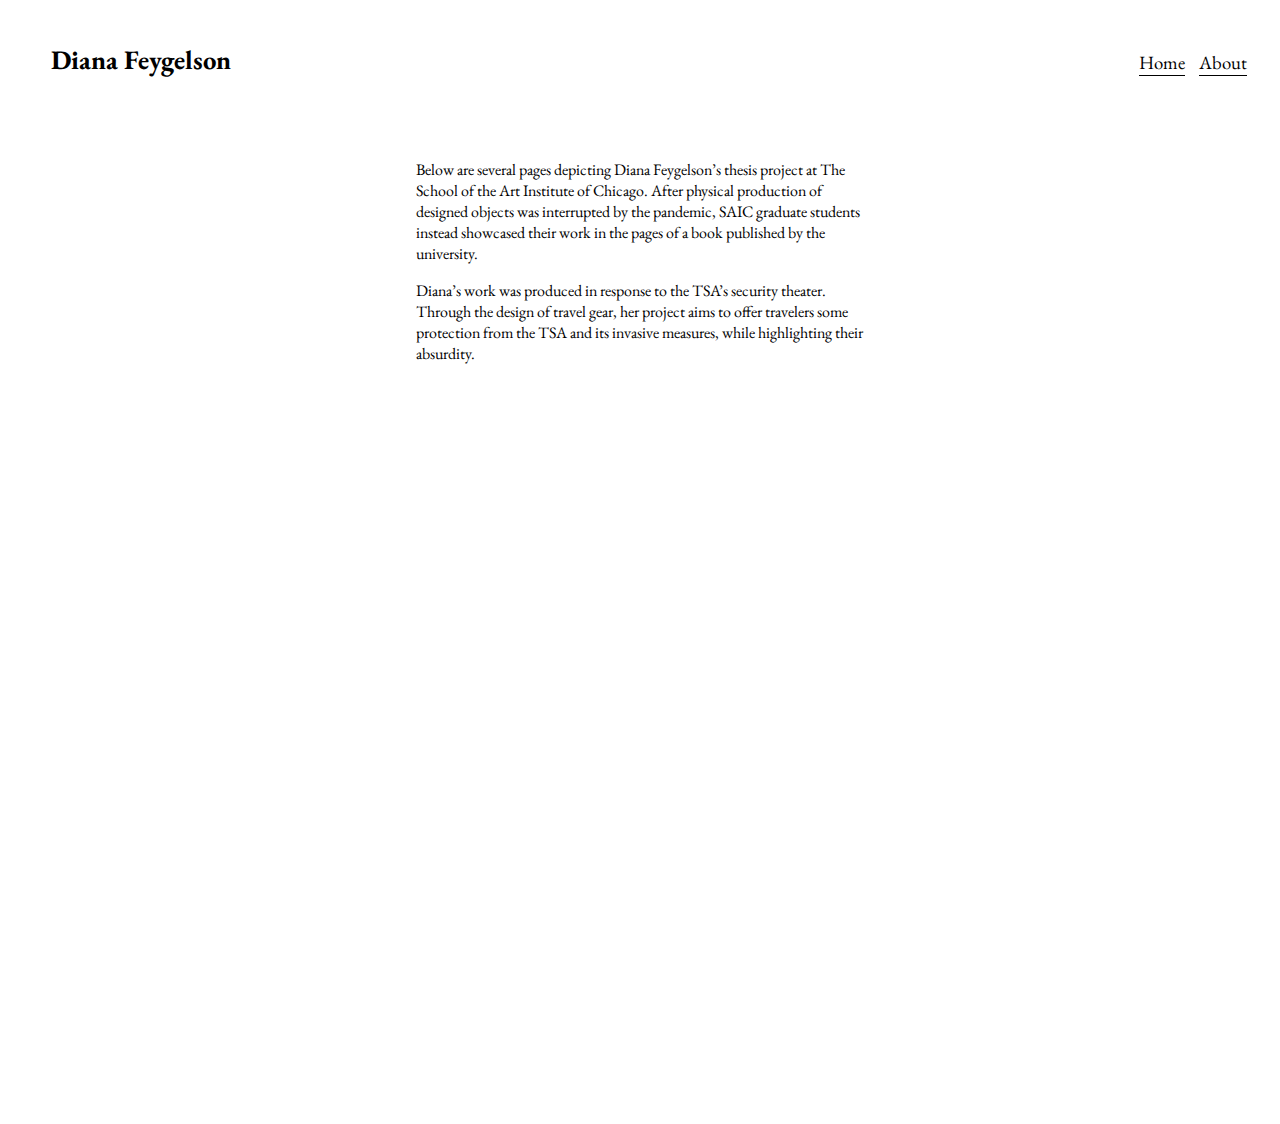
<file: tsa-illusions.html>
<!DOCTYPE html>
<html>
  <head>
    <meta charset="UTF-8">
    <meta name="viewport" content="width=device-width,initial-scale=1">
    <link href="https://fonts.googleapis.com/css2?family=EB+Garamond&display=swap" rel="stylesheet">
    <link rel="stylesheet" type="text/css" href="main.css">
    <link rel="stylesheet" type="text/css" href="details.css">
    <link rel="stylesheet" type="text/css" href="tsa-illusions.css">
    <link rel="apple-touch-icon" sizes="180x180" href="/apple-touch-icon.png">
    <link rel="icon" type="image/png" sizes="32x32" href="/favicon-32x32.png">
    <link rel="icon" type="image/png" sizes="16x16" href="/favicon-16x16.png">
    <link rel="manifest" href="/site.webmanifest">
    <title>
      Diana Feygelson — TSA Illusions
    </title>
  </head>
  <body>
    <header>
      <h1><a href="/">Diana Feygelson</a></h1>
      <nav>
        <a href="/">Home</a>
        <a href="about.html">About</a>
      </nav>
    </header>
    <main class="tsa-illusions details">
      <section class="description">
        <p>
        Below are several pages depicting Diana Feygelson’s thesis project at The School of the Art Institute of Chicago. After physical production of designed objects was interrupted by the pandemic, SAIC graduate students instead showcased their work in the pages of a book published by the university.
        </p>
        <p>
        Diana’s work was produced in response to the TSA’s security theater. Through the design of travel gear, her project aims to offer travelers some protection from the TSA and its invasive measures, while highlighting their absurdity.
        </p>
      </section>
      <div class="preview">
        <iframe src="https://cdn.flipsnack.com/widget/v2/widget.html?hash=fc3fwm3pr" width="100%" height="100%" seamless="seamless" scrolling="no" frameBorder="0" allowFullScreen></iframe>
      </div>
    </main>
  </body>
</html>
</file>
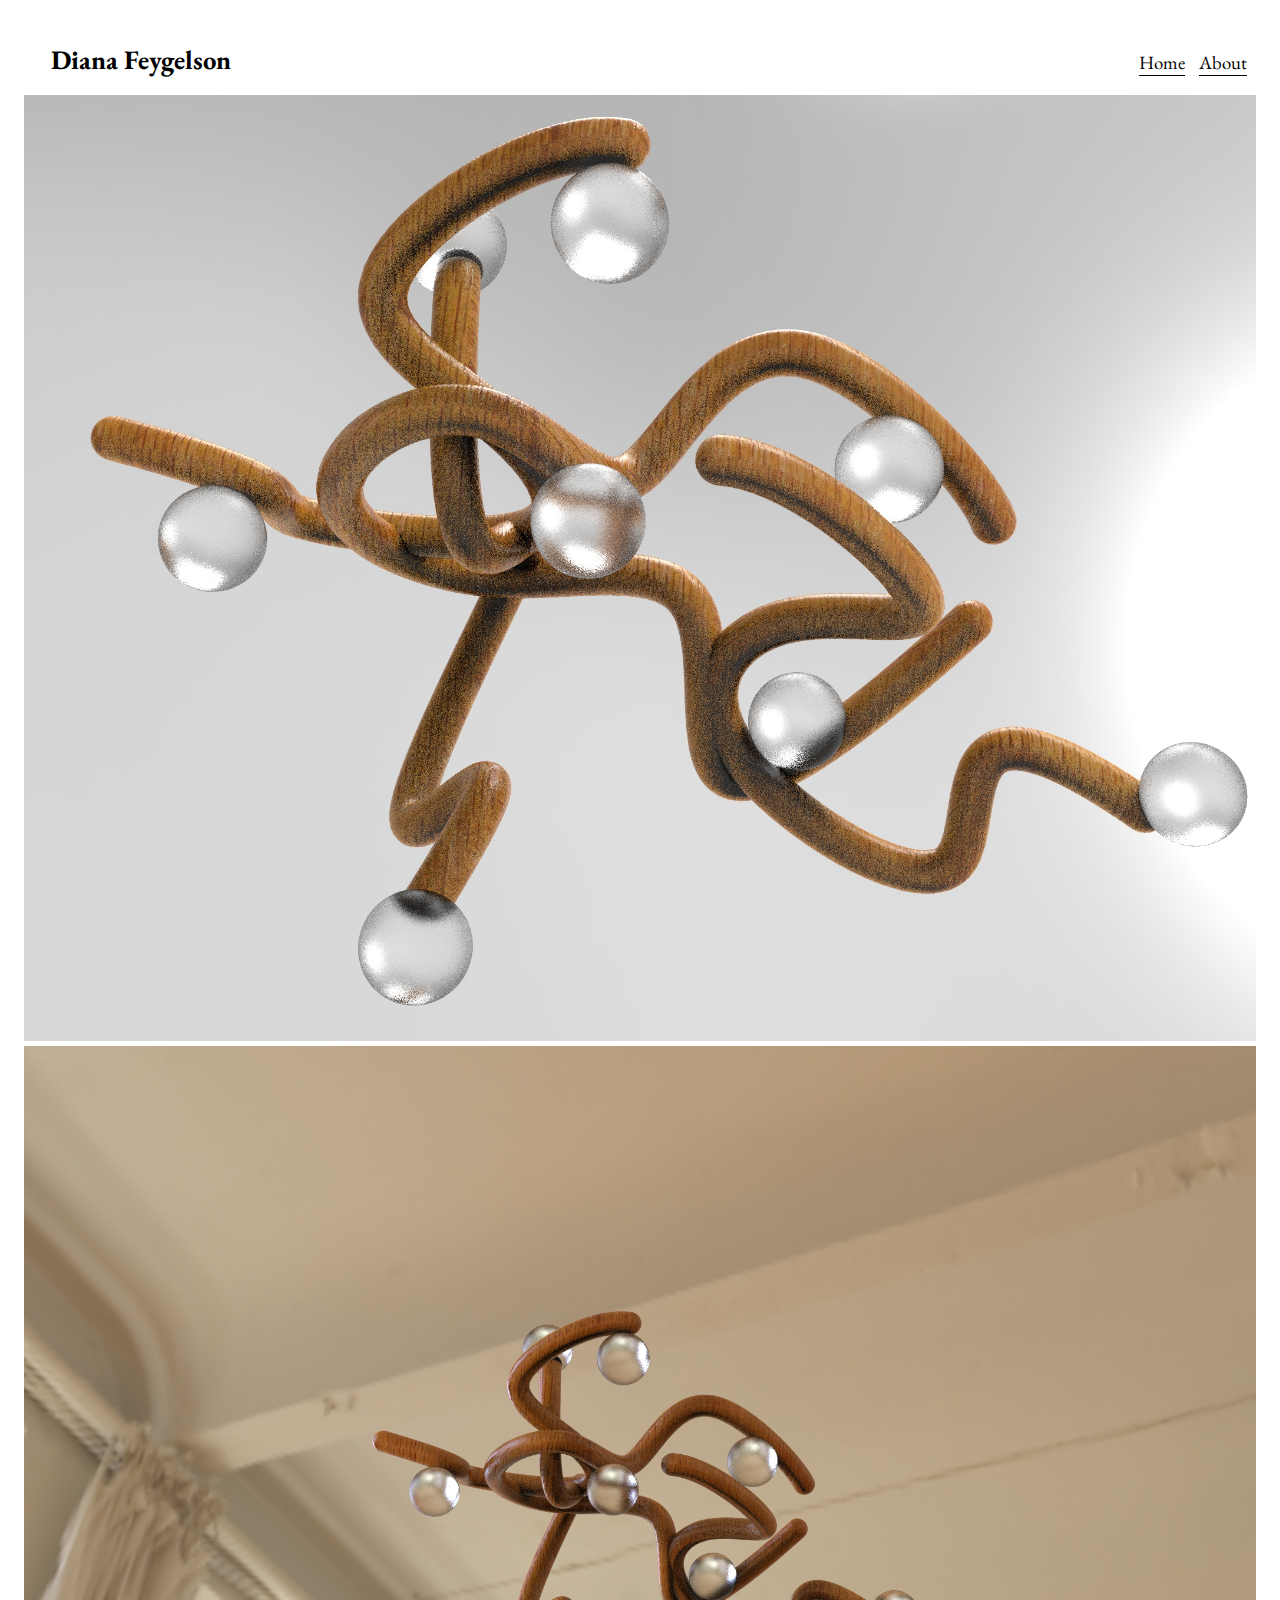
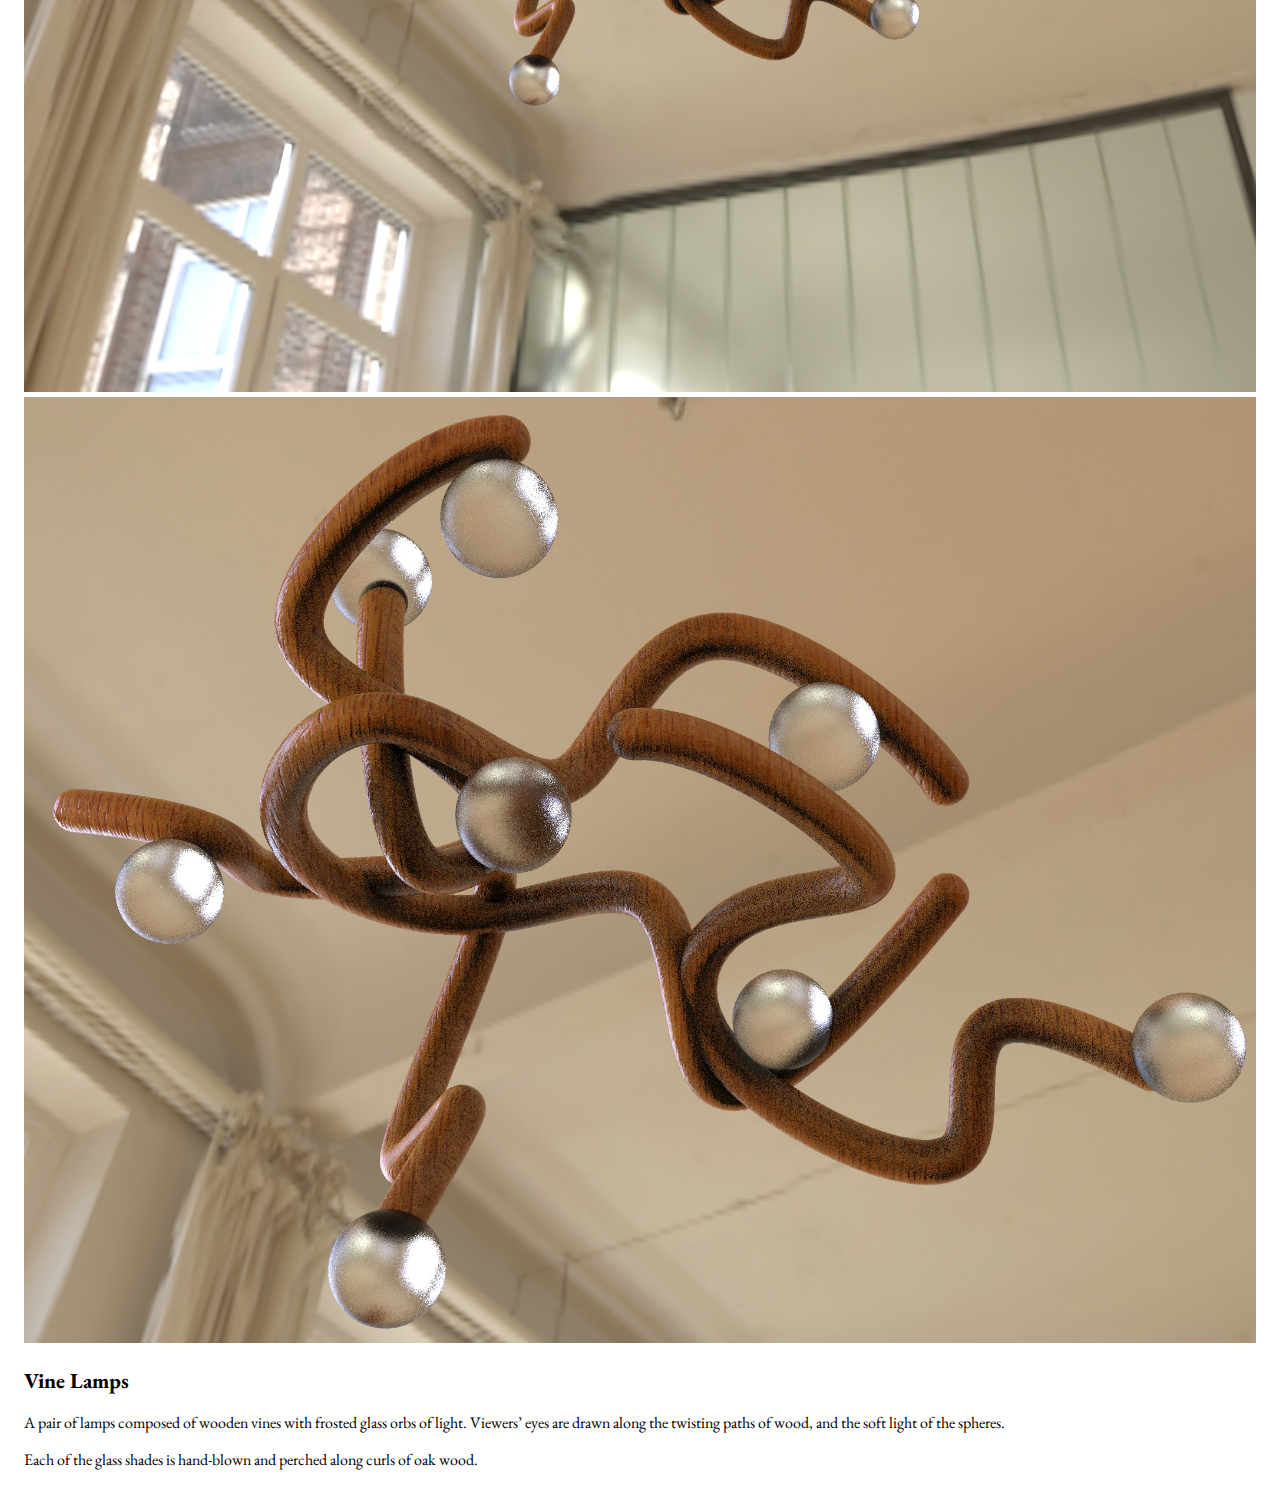
<file: vine-lamps.html>
<!DOCTYPE html>
<html>
  <head>
    <meta charset="UTF-8">
    <link href="https://fonts.googleapis.com/css2?family=EB+Garamond&display=swap" rel="stylesheet">
    <link rel="stylesheet" type="text/css" href="main.css">
    <link rel="apple-touch-icon" sizes="180x180" href="/apple-touch-icon.png">
    <link rel="icon" type="image/png" sizes="32x32" href="/favicon-32x32.png">
    <link rel="icon" type="image/png" sizes="16x16" href="/favicon-16x16.png">
    <link rel="manifest" href="/site.webmanifest">
    <title>
      Diana Feygelson — Vine Lamps
    </title>
  </head>
  <body>
    <header>
      <h1><a href="/">Diana Feygelson</a></h1>
      <nav>
        <a href="/">Home</a>
        <a href="about.html">About</a>
      </nav>
    </header>
    <main class="vine-lamps">
      <section class="images">
        <img src="assets/vine-lamps.jpg" alt="Vine Lamps"/>
        <img src="assets/vine-lamps-room.jpg" alt="Vine Lamps"/>
        <img src="assets/vine-lamps-room-zoomed.jpg" alt="Vine Lamps"/>
      </section>
      <section class="description">
        <div>
          <h2>
            Vine Lamps
          </h2>
          <p>
          A pair of lamps composed of wooden vines with frosted glass orbs of light. Viewers’ eyes are drawn along the twisting paths of wood, and the soft light of the spheres.
          </p>
          <p>
          Each of the glass shades is hand-blown and perched along curls of oak wood.
          </p>
        </div>
      </section>
    </main>
  </body>
</html>
</file>
<file: main.css>
html {
  font-family: "EB Garamond", serif;
  margin: 0;
  background-color: #ffffff;
}

body {
  margin: 0;
  padding: 24px;
  min-height: 100vh;
  display: flex;
  flex-direction: column;
}

* {
  box-sizing: border-box;
}

header {
  display: flex;
  flex-direction: row;
  align-items: baseline;
  justify-content: space-between;
  position: sticky;
  top: 0;
  background-color: #ffffff;
  margin: 0 -24px;
  padding: 0 24px;
  z-index: 1;
}

nav {
  font-size: 1.17em;
}

a {
  margin-right: 0.5em;
}

a:link, a:visited, a:active {
  text-decoration: none;
  border-bottom: 1px solid;
  color: black;
}

h1>a:link, a.email, figure>a:link {
  border-bottom: none;
}

h1 {
  font-size: 1.67em;
  margin-left: 1em;
}

h2 {
  font-size: 1.34em;
}

img {
  max-width: 100%;
}

@media (max-width: 400px) {
  header {
    font-size: 0.75em;
  }
}
</file>
<file: home.css>
.home {
  display: flex;
  flex-direction: column;
  align-items: center;
  margin-left: 4vw;
}

.portfolio {
  display: flex;
  flex-direction: row;
}

.portfolio section {
  display: flex;
  flex-direction: column;
  justify-content: flex-start;
}

.portfolio .left {
  align-items: flex-end;
}

.portfolio .middle {
  align-items: center;
}

.portfolio .right {
  align-items: flex-start;
}

.portfolio .ivy img {
  max-height: 41vh;
}

.portfolio .flare img {
  max-height: 33.5vh;
}

.portfolio .cube-table img {
  max-height: 40vh;
}

.portfolio .helix img {
  max-height: 50vh;
}

.portfolio .tsa-illusions img {
  max-height: 30vh;
}

.portfolio .nintendo-ereader img {
  max-height: 36vh;
}

@media not all and (max-aspect-ratio: 1/1) {
  .portfolio .smartbooks {
    margin-right: -26vh;
  }
}

.portfolio .smartbooks img {
  max-height: 37vh;
}


@media not all and (max-aspect-ratio: 1/1) {
  .portfolio .ember {
    align-self: flex-end;
    margin-right: calc(1em + 1vh);
  }
}

.portfolio .ember img {
  max-height: 40vh;
}

figure {
  position: relative;
  margin: 1em 1.2em;
}

figure figcaption {
  position: absolute;
  right: 0;
  top: 0;
  margin-right: 1em;
  margin-top: 1em;
  opacity: 0;
  color: white;
  pointer-events: none;
}

figure:hover img {
  filter: brightness(60%);
  transition: 0.5s;
}

figure:hover figcaption {
  opacity: 1;
  transition: 0.5s;
}

@media (max-aspect-ratio: 1/1) {
  .portfolio {
    flex-direction: column;
  }

  .portfolio .left,
  .portfolio .middle,
  .portfolio .right {
    align-items: center;
  }
}
</file>
<file: about.css>
main.about {
  flex-grow: 1;
  display: flex;
  justify-content: space-around;
}

section.about {
  margin-top: 10%;
  max-width: 28em;
}

p.contact {
  margin-top: 2em;
}
</file>
<file: details.css>
main.details {
  display: flex;
  flex-direction: row;
  justify-content: space-around;
}

section.images, section.video {
  display: flex;
  flex-direction: column;
  align-items: center;
}

img {
  max-height: max(80vh, 60vw);
  margin-bottom: 2em;
}

video {
  width: max(min(400px, 100vw), 48vw);
  margin-bottom: 2em;
}

section.description {
  flex-basis: 20em;
  display: flex;
  justify-content: center;
  padding-top: 3em;
}

section.description div {
  position: fixed;
  max-width: 20em;
}

.specification {
  margin-top: 2.5em;
  color: #aaa;
  font-size: 10pt;
}

.specification p {
  margin: 0;
}

@media (max-width: 800px) {
  main.details {
    flex-direction: column-reverse;
  }

  section.description div {
    position: initial;
  }

  section.description {
    padding-top: 0;
    margin-bottom: 1em;
    flex-basis: unset;
  }
}
</file>
<file: cube-table.css>
main.cube-table section.images {
  flex-basis: 40%;
}
</file>
<file: ember.css>
main.ember section.images {
  flex-basis: 38%;
}
</file>
<file: helix.css>
main.helix section.images {
  flex-basis: 30%;
}
</file>
<file: ivy.css>
main.ivy section.images {
  flex-basis: 58%;
}

img.ivy-wall {
  max-width: 75%;
}
</file>
<file: nintendo-ereader.css>
main.nintendo-ereader section.images {
  flex-basis: 58%;
}
</file>
<file: tsa-illusions.css>
main.tsa-illusions {
  display: flex;
  flex-direction: column;
  align-items: center;
}

section.description {
  display: inline;
  flex-basis: 0;
  max-width: 28em;
}

.preview {
  height: 80vh;
  width: 120vh;
}
</file>
